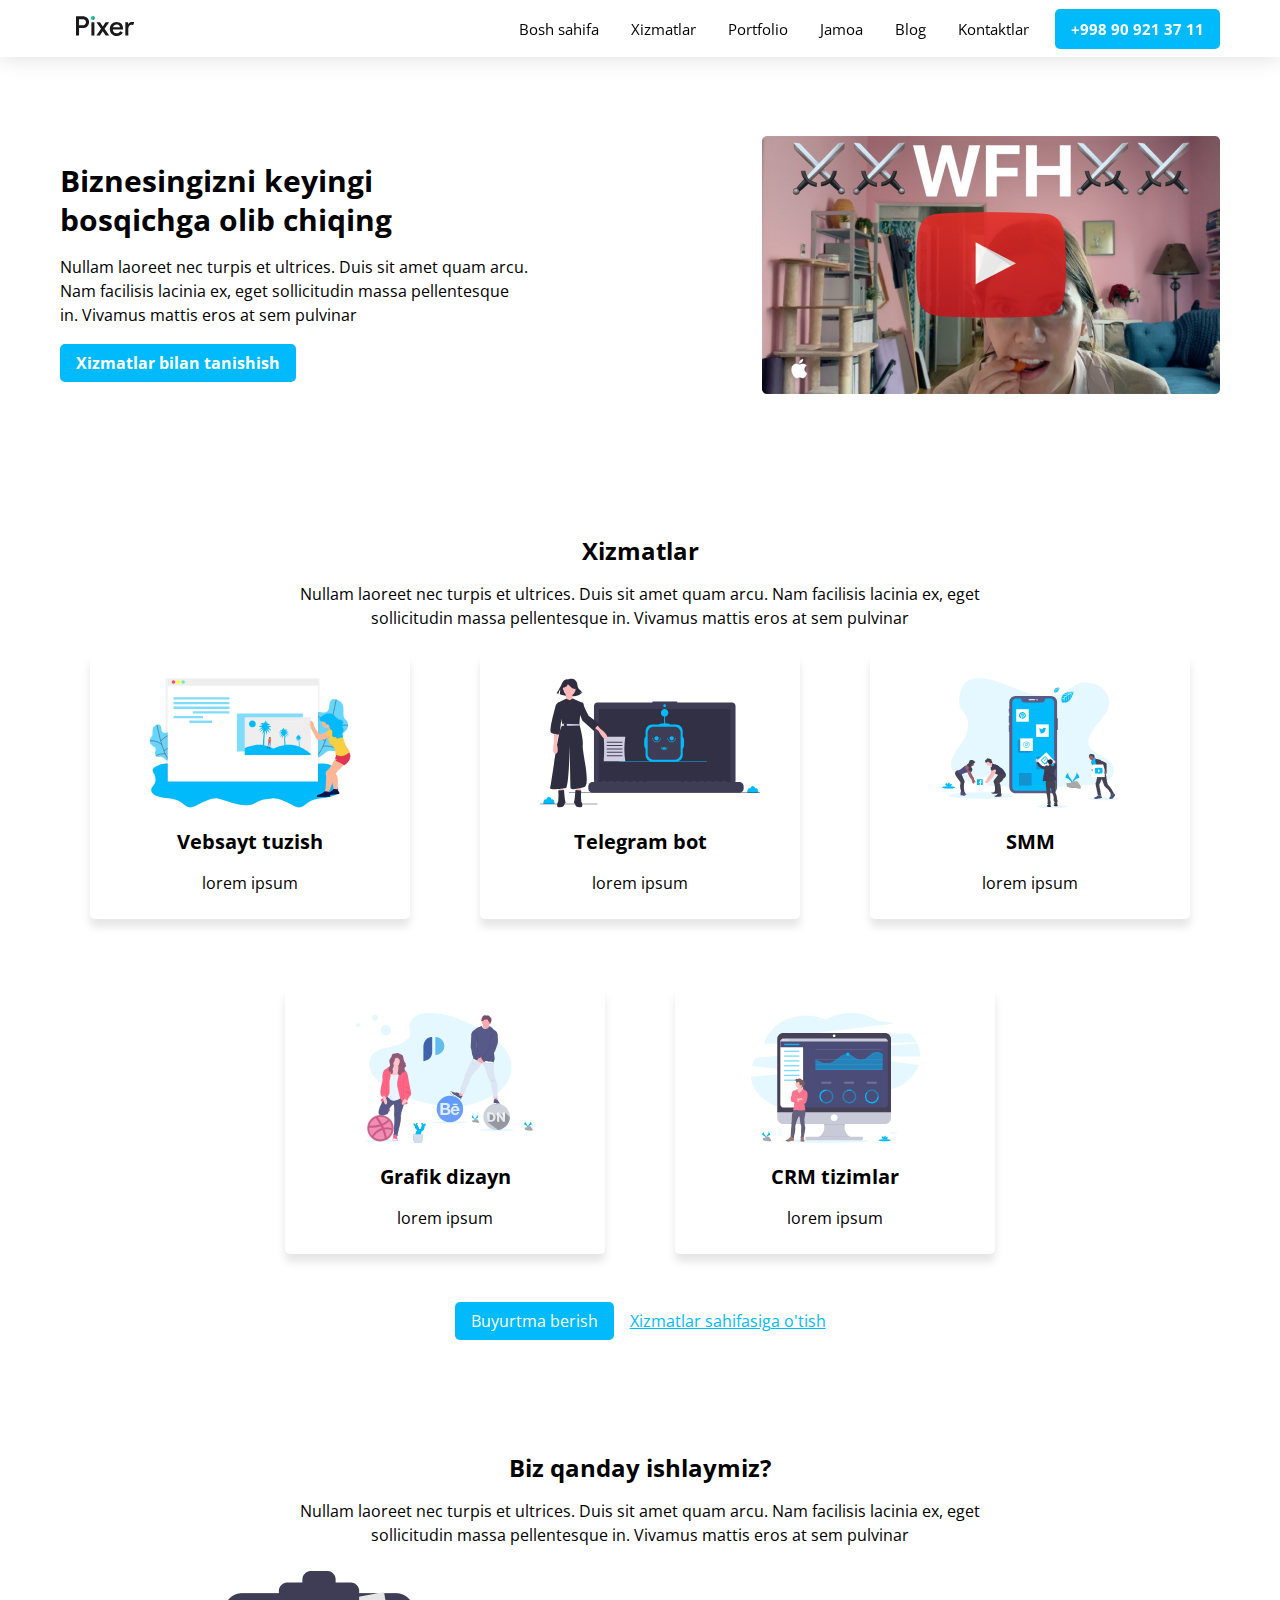
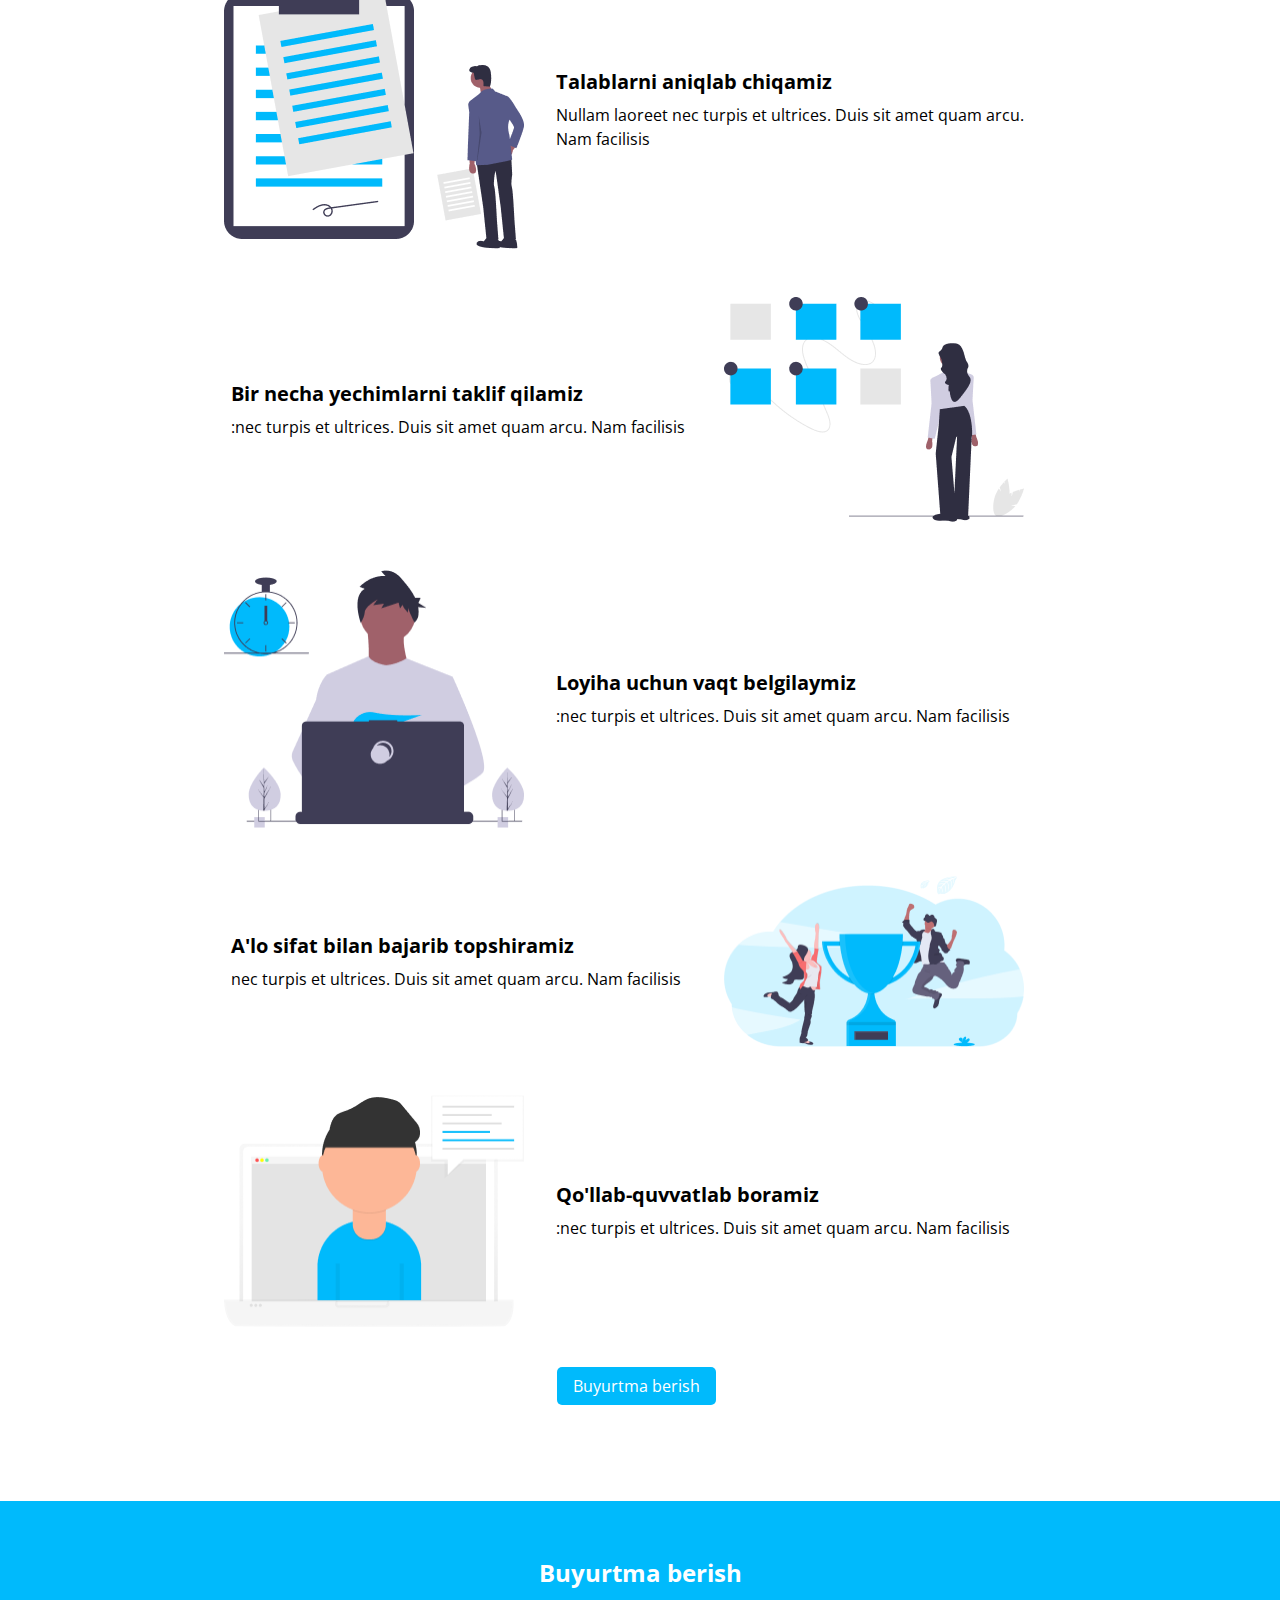
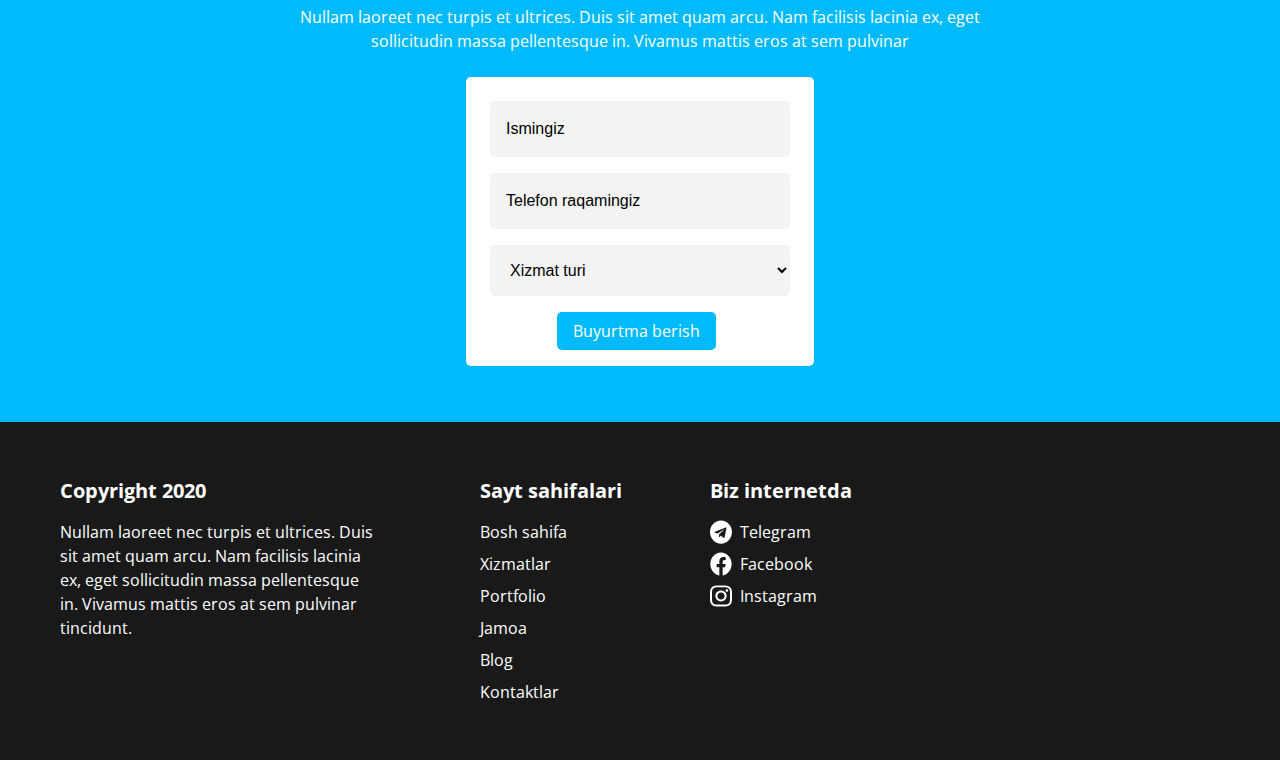
<file: index.html>
<!DOCTYPE html>
<html lang="en">
<head>
    <meta charset="UTF-8">
    <meta http-equiv="X-UA-Compatible" content="IE=edge">
    <meta name="viewport" content="width=device-width, initial-scale=1.0">
    <link rel="stylesheet" href="./css/main.min.css">
    <!-- <link rel="stylesheet" href="./css/main.css"> -->
    <title>Pixer</title>
</head>
<body>
    <header class="site-header">
        <div class="container">
            <div class="header-inner">
                <a class="site-logo" href="./index.html">
                    <img src="./images/pixer-logo.svg" alt="Pixer logo">
                </a>
                <div class="header-links">
                    <ul class="link-list">
                        <li>
                            <a class="header-link" href="#link">Bosh sahifa</a>
                        </li>
                        <li>
                            <a class="header-link" href="#link">Xizmatlar</a>
                        </li>
                        <li>
                            <a class="header-link" href="#link">Portfolio</a>
                        </li>
                        <li>
                            <a class="header-link" href="#link">Jamoa</a>
                        </li>
                        <li>
                            <a class="header-link" href="#link">Blog</a>
                        </li>
                        <li>
                            <a class="header-link" href="#link">Kontaktlar</a>
                        </li>
                    </ul>
                    <a class="tel-link" href="tel:+998909213711">+998 90 921 37 11</a>
                </div>
            </div>
        </div>
    </header>
    <main class="site-main">
        <section class="hero-section">
            <div class="container">
                <div class="hero">
                    <div class="hero-text">
                        <h2>Biznesingizni keyingi bosqichga olib chiqing</h2>
                        <p>
                            Nullam laoreet nec turpis et ultrices. Duis sit amet quam arcu. Nam facilisis lacinia ex, eget sollicitudin massa pellentesque in. Vivamus mattis eros at sem pulvinar
                        </p>
                        <a class="hero-link" href="#link">Xizmatlar bilan tanishish</a>
                    </div>
                    <div class="hero-img">
                        <img src="./images/youtube.png" alt="Youtube video img" width="458" height="258">
                    </div>
                </div>
            </div>
        </section>
        <section class="services-section">
            <div class="container">
                <div class="services">
                    <h2>Xizmatlar</h2>
                    <p>
                        Nullam laoreet nec turpis et ultrices. Duis sit amet quam arcu. Nam facilisis lacinia ex, eget sollicitudin massa pellentesque in. Vivamus mattis eros at sem pulvinar
                    </p>
                </div>
                <ul class="services-list">
                    <li class="services-item">
                        <img src="./images/item-1.svg" alt="Web site" width="203" height="130">
                        <h3>Vebsayt tuzish</h3>
                        <p>lorem ipsum</p>
                    </li>
                    <li class="services-item">
                        <img src="./images/item-2.svg" alt="Bot img" width="222" height="130">
                        <h3>Telegram bot</h3>
                        <p>lorem ipsum</p>
                    </li>
                    <li class="services-item">
                        <img src="./images/item-3.svg" alt="SMM img" width="203" height="130">
                        <h3>SMM</h3>
                        <p>lorem ipsum</p>
                    </li>
                    <li class="services-item">
                        <img src="./images/item-4.svg" alt="Design img" width="203" height="130">
                        <h3>Grafik dizayn</h3>
                        <p>lorem ipsum</p>
                    </li>
                    <li class="services-item">
                        <img src="./images/item-5.svg" alt="Web site" width="203" height="130">
                        <h3>CRM tizimlar</h3>
                        <p>lorem ipsum</p>
                    </li>
                </ul>
                <div class="expressing">
                    <a class="express-link" href="#link">Buyurtma berish</a>
                    <a class="express-info-link" href="./index1.html" target="_blank">Xizmatlar sahifasiga o'tish</a>
                </div>
            </div>
        </section>
        <section class="work-section">
            <div class="container">
                <div class="working">
                    <h2>Biz qanday ishlaymiz?</h2>
                    <p>
                        Nullam laoreet nec turpis et ultrices. Duis sit amet quam arcu. Nam facilisis lacinia ex, eget sollicitudin massa pellentesque in. Vivamus mattis eros at sem pulvinar
                    </p>
                </div>
                <ul class="working-list">
                    <li class="working-item">
                        <img src="./images/list-img.png" alt="List img" width="300" height="278">
                        <div class="working-text">
                            <h3>Talablarni aniqlab chiqamiz</h3>
                            <p>
                                Nullam laoreet nec turpis et ultrices. Duis sit amet quam arcu. Nam facilisis
                            </p>
                        </div>
                    </li>
                    <li class="working-item">
                        <img src="./images/frame-img.png" alt="woman img" width="300" height="225">
                        <div class="working-text">
                            <h3>Bir necha yechimlarni taklif qilamiz</h3>
                            <p>
                                :nec turpis et ultrices. Duis sit amet quam arcu. Nam facilisis
                            </p>
                        </div>
                    </li>
                    <li class="working-item">
                        <img src="./images/project-img.png" alt="boy width computer" width="300" height="258">
                        <div class="working-text">
                            <h3>Loyiha uchun vaqt belgilaymiz</h3>
                            <p>
                                :nec turpis et ultrices. Duis sit amet quam arcu. Nam facilisis
                            </p>
                        </div>
                    </li>
                    <li class="working-item">
                        <img src="./images/frame-2.png" alt="happines img" width="300" height="171">
                        <div class="working-text">
                            <h3>A'lo sifat bilan bajarib topshiramiz</h3>
                            <p>
                                nec turpis et ultrices. Duis sit amet quam arcu. Nam facilisis
                            </p>
                        </div>
                    </li>
                    <li class="working-item">
                        <img src="./images/frame-3.png" alt="Boy img" width="300" height="232">
                        <div class="working-text">
                            <h3>Qo'llab-quvvatlab boramiz</h3>
                            <p>
                                :nec turpis et ultrices. Duis sit amet quam arcu. Nam facilisis
                            </p>
                        </div>
                    </li>
                    <li class="item-link">
                        <a class="express-link-2" href="#link">Buyurtma berish</a>
                    </li>
                </ul>
            </div>
        </section>
        <section class="register-section">
            <div class="container">
                <div class="register-title">
                    <h2>Buyurtma berish</h2>
                    <p>
                        Nullam laoreet nec turpis et ultrices. Duis sit amet quam arcu. Nam facilisis lacinia ex, eget sollicitudin massa pellentesque in. Vivamus mattis eros at sem pulvinar
                    </p>
                </div>
                <form class="register-form" action="https://echo.htmlacademy.ru" method="post">
                    <input required class="form-input" name="user_name" type="text" value="Ismingiz" aria-label="Enter your name">
                    <input required class="form-input" name="user_last-name" type="tel" value="Telefon raqamingiz" aria-label="Enter your tel number"> 
                    <select>
                        <option value="xizmat turi">Xizmat turi</option>
                        <option value="telegram bot">Telegram bot</option>
                        <option value="web sayt">Web sayt</option>
                        <option value="kontaktlar">Kontaktlar</option>
                        <option value="blog">Blog</option>
                    </select>
                    <div class="register-link">
                        <a class="express-link-3" href="#link">Buyurtma berish</a>
                    </div>
                </form>
            </div>
        </section>
    </main>
    <footer class="site-footer">
        <div class="container">
            <div class="footer-inner">
                <div class="footer-info">
                    <h4>Copyright 2020</h4>
                    <p>
                        Nullam laoreet nec turpis et ultrices. Duis sit amet quam arcu. Nam facilisis lacinia ex, eget sollicitudin massa pellentesque in. Vivamus mattis eros at sem pulvinar tincidunt.
                    </p>
                </div>
                <div class="site-pages">
                    <h4>Sayt sahifalari</h4>
                    <ul class="pages-list">
                        <li class="links">
                            <a class="pages-link" href="#link">Bosh sahifa</a>
                        </li>
                        <li class="links">
                            <a class="pages-link" href="#link">Xizmatlar</a>
                        </li>
                        <li class="links">
                            <a class="pages-link" href="#link">Portfolio</a>
                        </li>
                        <li class="links">
                            <a class="pages-link" href="#link">Jamoa</a>
                        </li>
                        <li class="links">
                            <a class="pages-link" href="#link">Blog</a>
                        </li>
                        <li class="links">
                            <a class="pages-link" href="#link">Kontaktlar</a>
                        </li>
                    </ul>
                </div>
                <div class="social-links">
                    <h4>Biz internetda</h4>
                    <ul class="social-list">
                        <li class="links">
                            <a class="social-link" href="#link">Telegram</a>
                        </li>
                        <li class="links">
                            <a class="social-link-1" href="#link">Facebook</a>
                        </li>
                        <li class="links">
                            <a class="social-link-2" href="#link">Instagram</a>
                        </li>
                    </ul>
                </div>
            </div>
        </div>
    </footer>
</body>
</html>
</file>
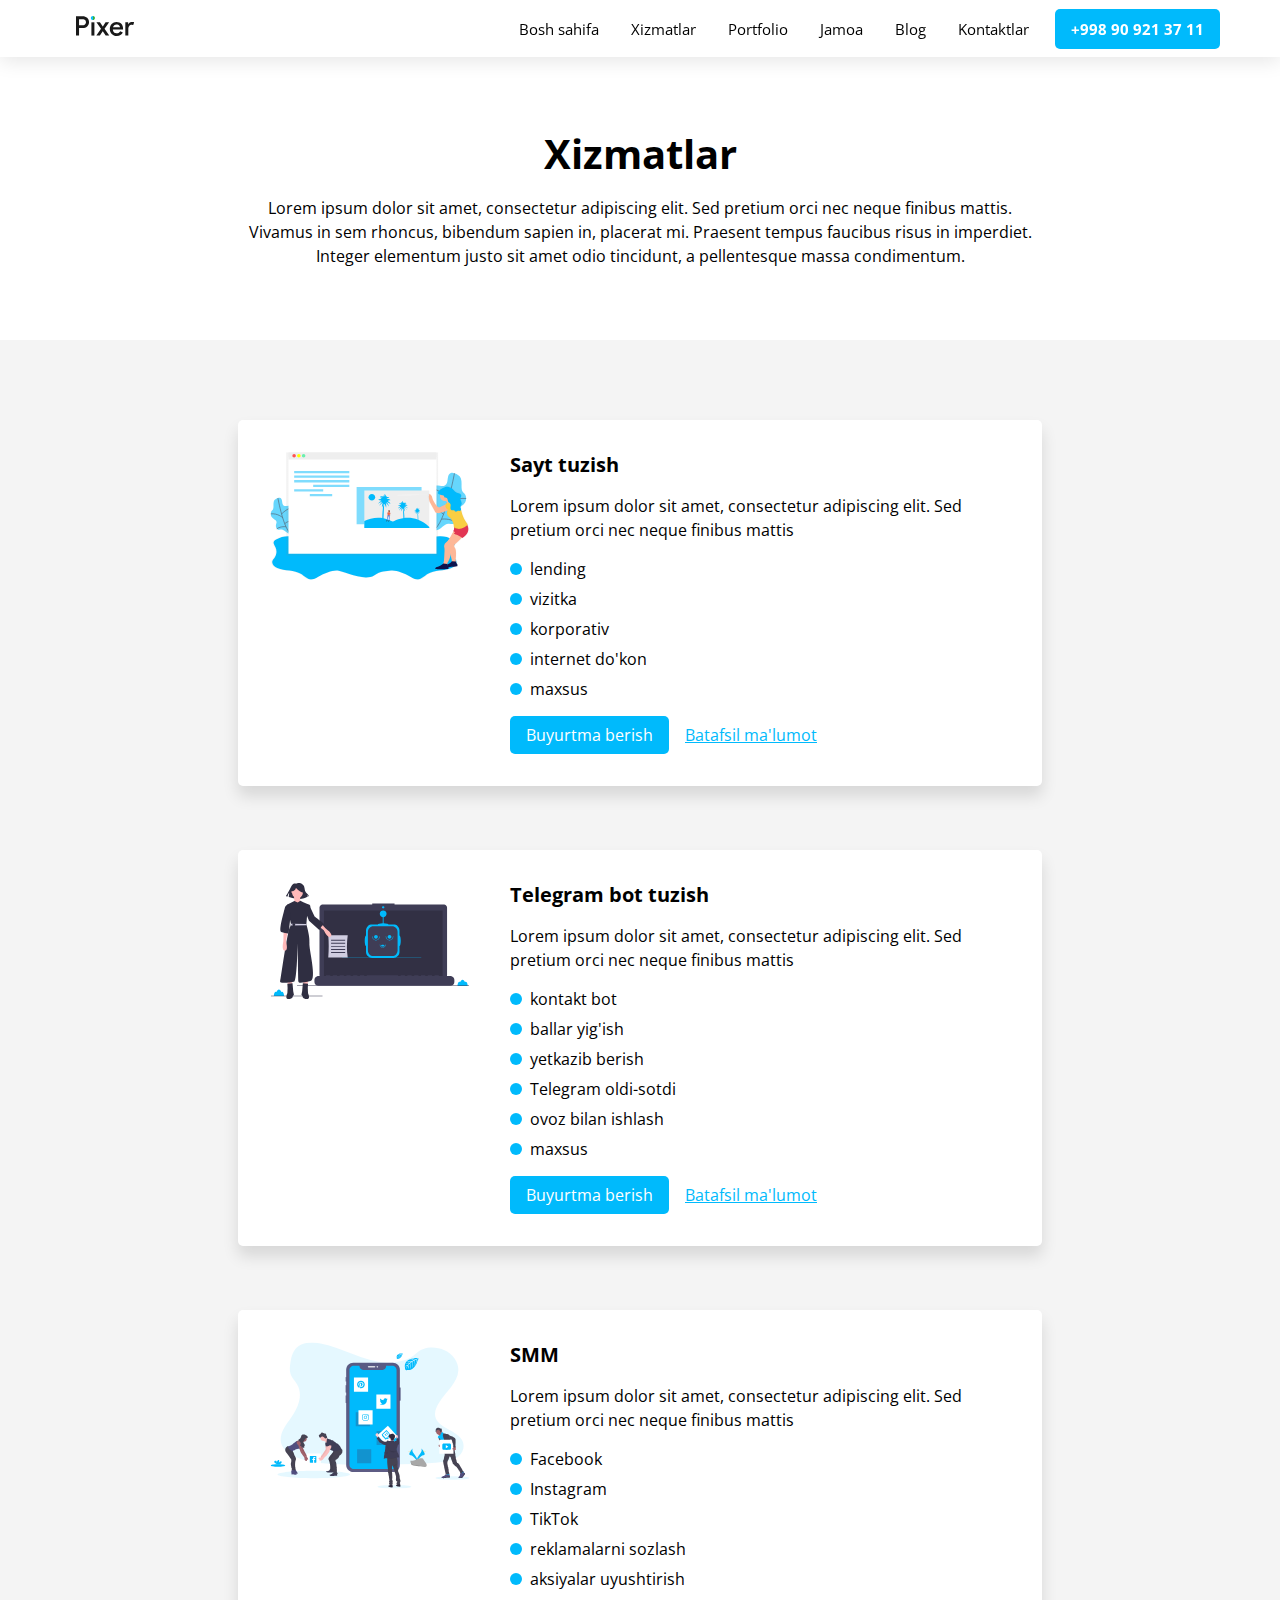
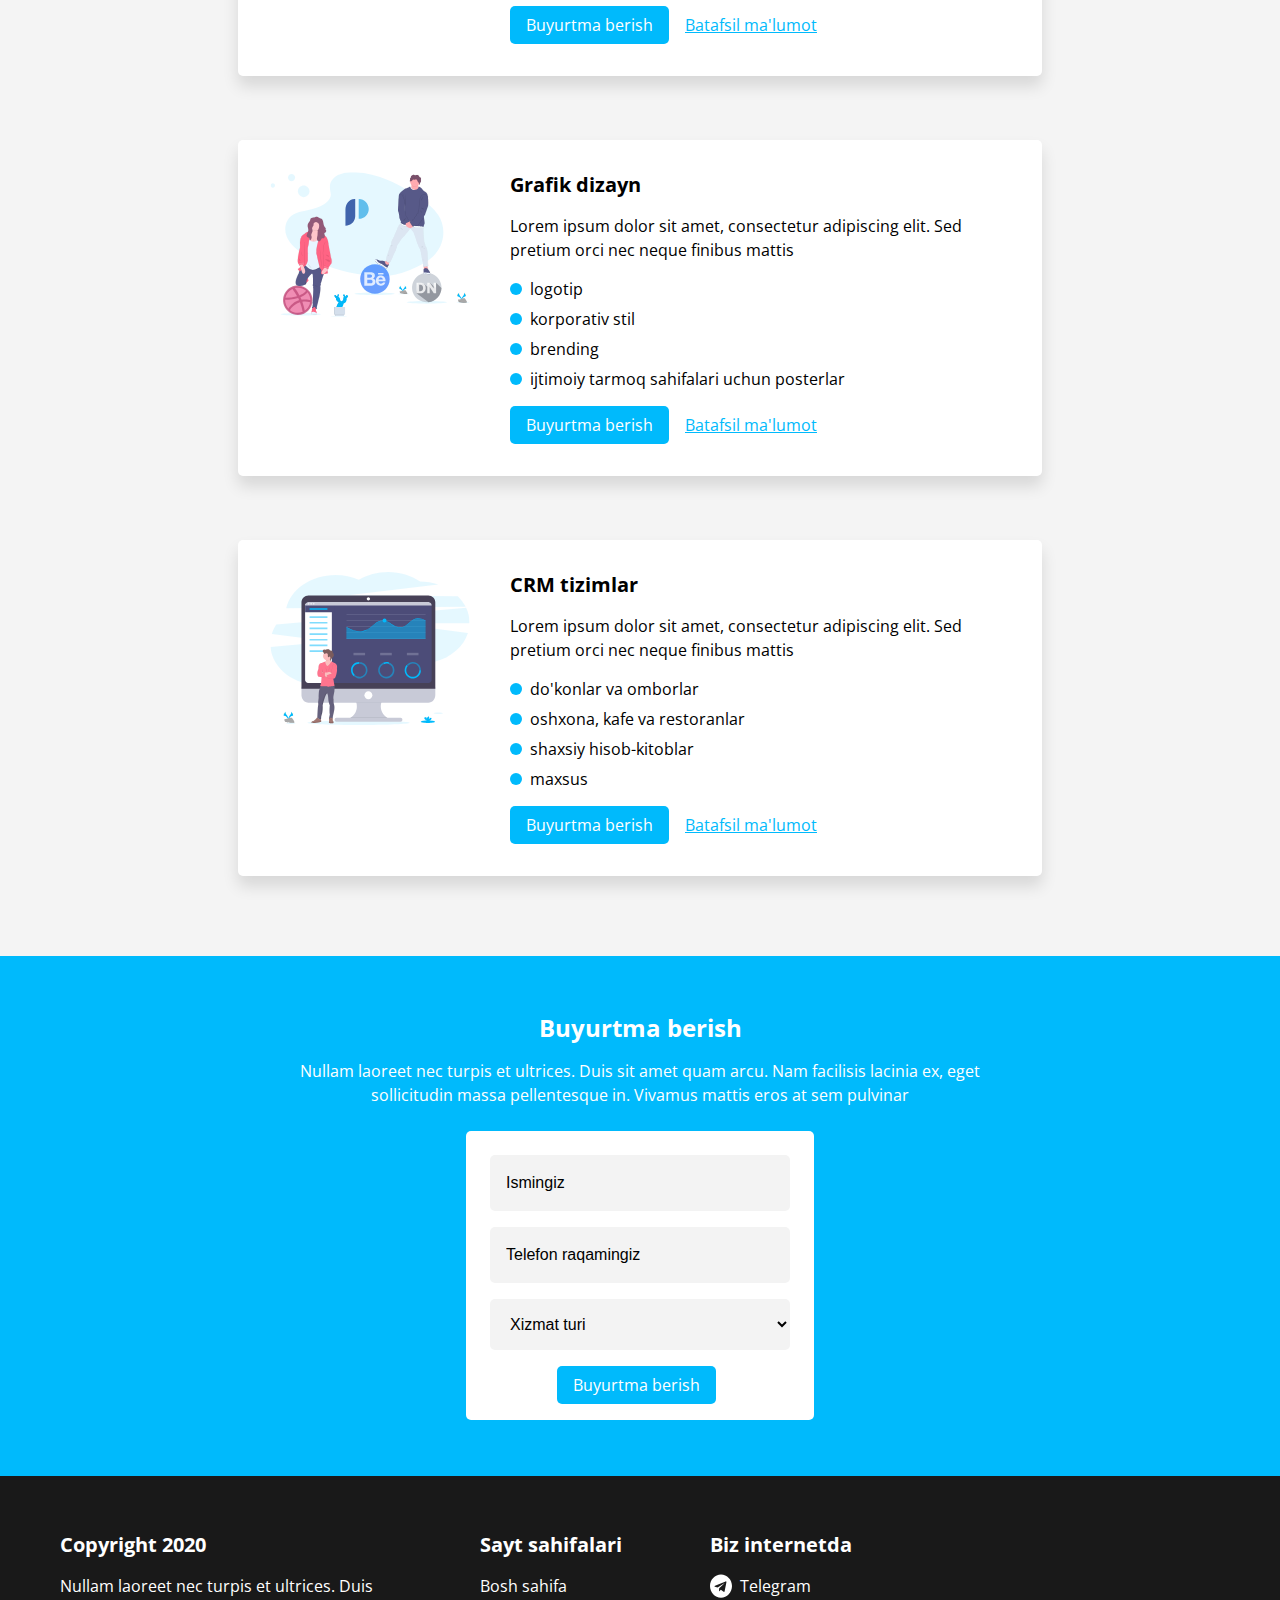
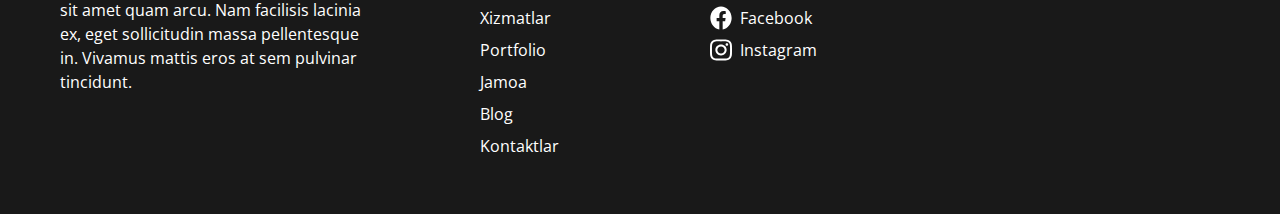
<file: index1.html>
<!DOCTYPE html>
<html lang="en">
<head>
    <meta charset="UTF-8">
    <meta http-equiv="X-UA-Compatible" content="IE=edge">
    <meta name="viewport" content="width=device-width, initial-scale=1.0">
    <link rel="stylesheet" href="./css/main1.min.css">
    <!-- <link rel="stylesheet" href="./css/main1.css"> -->
    <title>Xizmatlar</title>
</head>
<body>
    <header class="site-header">
        <div class="container">
            <div class="header-inner">
                <a class="site-logo" href="./index.html">
                    <img src="./images/pixer-logo.svg" alt="Pixer logo">
                </a>
                <div class="header-links">
                    <ul class="link-list">
                        <li>
                            <a class="header-link" href="#link">Bosh sahifa</a>
                        </li>
                        <li>
                            <a class="header-link" href="#link">Xizmatlar</a>
                        </li>
                        <li>
                            <a class="header-link" href="#link">Portfolio</a>
                        </li>
                        <li>
                            <a class="header-link" href="#link">Jamoa</a>
                        </li>
                        <li>
                            <a class="header-link" href="#link">Blog</a>
                        </li>
                        <li>
                            <a class="header-link" href="#link">Kontaktlar</a>
                        </li>
                    </ul>
                    <a class="tel-link" href="tel:+998909213711">+998 90 921 37 11</a>
                </div>
            </div>
        </div>
    </header>
    <main class="site-main">
        <section class="hero-section">
            <div class="container">
                <div class="hero">
                    <h2>Xizmatlar</h2>
                    <p>
                        Lorem ipsum dolor sit amet, consectetur adipiscing elit. Sed pretium orci nec neque finibus mattis. Vivamus in sem rhoncus, bibendum sapien in, placerat mi. Praesent tempus faucibus risus in imperdiet. Integer elementum justo sit amet odio tincidunt, a pellentesque massa condimentum.
                    </p>
                </div>
            </div>
        </section>
        <section class="services-section">
            <div class="container">
                <div class="services-wrapper">
                    <div class="service-info">
                        <img src="./images/item-1.svg" alt="woman img" width="200" height="128">
                        <div class="info-text">
                            <h2>Sayt tuzish</h2>
                            <p>
                                Lorem ipsum dolor sit amet, consectetur adipiscing elit. Sed pretium orci nec neque finibus mattis
                            </p>
                            <ul class="info-list">
                                <li class="info-item">
                                    <span></span>lending
                                <li class="info-item">
                                    <span></span>vizitka
                                </li>
                                <li class="info-item">
                                    <span></span>korporativ
                                </li>
                                <li class="info-item">
                                    <span></span>internet do'kon
                                </li>
                                <li class="info-item">
                                    <span></span>maxsus
                                </li>
                            </ul>
                            <div class="info-link">
                                <a class="express-link" href="#link">Buyurtma berish</a>
                                <a class="more-info" href="#link">Batafsil ma'lumot</a>
                            </div>
                        </div>
                    </div>
                    <div class="service-info">
                        <img src="./images/item-2.svg" alt="woman img" width="200" height="118">
                        <div class="info-text">
                            <h2>Telegram bot tuzish</h2>
                            <p>
                                Lorem ipsum dolor sit amet, consectetur adipiscing elit. Sed pretium orci nec neque finibus mattis
                            </p>
                            <ul class="info-list">
                                <li class="info-item">
                                    <span></span>kontakt bot
                                <li class="info-item">
                                    <span></span>ballar yig'ish
                                </li>
                                <li class="info-item">
                                    <span></span>yetkazib berish
                                </li>
                                <li class="info-item">
                                    <span></span>Telegram oldi-sotdi
                                </li>
                                <li class="info-item">
                                    <span></span>ovoz bilan ishlash
                                </li>
                                <li class="info-item">
                                    <span></span>maxsus
                                </li>
                            </ul>
                            <div class="info-link">
                                <a class="express-link" href="#link">Buyurtma berish</a>
                                <a class="more-info" href="#link">Batafsil ma'lumot</a>
                            </div>
                        </div>
                    </div>
                    <div class="service-info">
                        <img src="./images/item-3.svg" alt="woman img" width="200" height="147">
                        <div class="info-text">
                            <h2>SMM</h2>
                            <p>
                                Lorem ipsum dolor sit amet, consectetur adipiscing elit. Sed pretium orci nec neque finibus mattis
                            </p>
                            <ul class="info-list">
                                <li class="info-item">
                                    <span></span>Facebook
                                <li class="info-item">
                                    <span></span>Instagram
                                </li>
                                <li class="info-item">
                                    <span></span>TikTok
                                </li>
                                <li class="info-item">
                                    <span></span>reklamalarni sozlash
                                </li>
                                <li class="info-item">
                                    <span></span>aksiyalar uyushtirish
                                </li>
                            </ul>
                            <div class="info-link">
                                <a class="express-link" href="#link">Buyurtma berish</a>
                                <a class="more-info" href="#link">Batafsil ma'lumot</a>
                            </div>
                        </div>
                    </div>
                    <div class="service-info">
                        <img src="./images/item-4.svg" alt="woman img" width="200" height="145">
                        <div class="info-text">
                            <h2>Grafik dizayn</h2>
                            <p>
                                Lorem ipsum dolor sit amet, consectetur adipiscing elit. Sed pretium orci nec neque finibus mattis
                            </p>
                            <ul class="info-list">
                                <li class="info-item">
                                    <span></span>logotip
                                <li class="info-item">
                                    <span></span>korporativ stil
                                </li>
                                <li class="info-item">
                                    <span></span>brending
                                </li>
                                <li class="info-item">
                                    <span></span>ijtimoiy tarmoq sahifalari uchun posterlar
                                </li>
                            </ul>
                            <div class="info-link">
                                <a class="express-link" href="#link">Buyurtma berish</a>
                                <a class="more-info" href="#link">Batafsil ma'lumot</a>
                            </div>
                        </div>
                    </div>
                    <div class="service-info">
                        <img src="./images/item-5.svg" alt="woman img" width="200" height="153">
                        <div class="info-text">
                            <h2>CRM tizimlar</h2>
                            <p>
                                Lorem ipsum dolor sit amet, consectetur adipiscing elit. Sed pretium orci nec neque finibus mattis
                            </p>
                            <ul class="info-list">
                                <li class="info-item">
                                    <span></span>do'konlar va omborlar
                                <li class="info-item">
                                    <span></span>oshxona, kafe va restoranlar
                                </li>
                                <li class="info-item">
                                    <span></span>shaxsiy hisob-kitoblar
                                </li>
                                <li class="info-item">
                                    <span></span>maxsus
                                </li>
                            </ul>
                            <div class="info-link">
                                <a class="express-link" href="#link">Buyurtma berish</a>
                                <a class="more-info" href="#link">Batafsil ma'lumot</a>
                            </div>
                        </div>
                    </div>
                </div>
            </div>
        </section>
        <section class="register-section">
            <div class="container">
                <div class="register-title">
                    <h2>Buyurtma berish</h2>
                    <p>
                        Nullam laoreet nec turpis et ultrices. Duis sit amet quam arcu. Nam facilisis lacinia ex, eget sollicitudin massa pellentesque in. Vivamus mattis eros at sem pulvinar
                    </p>
                </div>
                <form class="register-form" action="https://echo.htmlacademy.ru" method="post">
                    <input required class="form-input" name="user_name" type="text" value="Ismingiz" aria-label="Enter your name">
                    <input required class="form-input" name="user_last-name" type="tel" value="Telefon raqamingiz" aria-label="Enter your tel number"> 
                    <select>
                        <option value="xizmat turi">Xizmat turi</option>
                        <option value="telegram bot">Telegram bot</option>
                        <option value="web sayt">Web sayt</option>
                        <option value="kontaktlar">Kontaktlar</option>
                        <option value="blog">Blog</option>
                    </select>
                    <div class="register-link">
                        <a class="express-link-3" href="#link">Buyurtma berish</a>
                    </div>
                </form>
            </div>
        </section>
    </main>
    <footer class="site-footer">
        <div class="container">
            <div class="footer-inner">
                <div class="footer-info">
                    <h4>Copyright 2020</h4>
                    <p>
                        Nullam laoreet nec turpis et ultrices. Duis sit amet quam arcu. Nam facilisis lacinia ex, eget sollicitudin massa pellentesque in. Vivamus mattis eros at sem pulvinar tincidunt.
                    </p>
                </div>
                <div class="site-pages">
                    <h4>Sayt sahifalari</h4>
                    <ul class="pages-list">
                        <li class="links">
                            <a class="pages-link" href="#link">Bosh sahifa</a>
                        </li>
                        <li class="links">
                            <a class="pages-link" href="#link">Xizmatlar</a>
                        </li>
                        <li class="links">
                            <a class="pages-link" href="#link">Portfolio</a>
                        </li>
                        <li class="links">
                            <a class="pages-link" href="#link">Jamoa</a>
                        </li>
                        <li class="links">
                            <a class="pages-link" href="#link">Blog</a>
                        </li>
                        <li class="links">
                            <a class="pages-link" href="#link">Kontaktlar</a>
                        </li>
                    </ul>
                </div>
                <div class="social-links">
                    <h4>Biz internetda</h4>
                    <ul class="social-list">
                        <li class="links">
                            <a class="social-link" href="#link">Telegram</a>
                        </li>
                        <li class="links">
                            <a class="social-link-1" href="#link">Facebook</a>
                        </li>
                        <li class="links">
                            <a class="social-link-2" href="#link">Instagram</a>
                        </li>
                    </ul>
                </div>
            </div>
        </div>
    </footer>
</body>
</html>
</file>
<file: css/main.css>
/*
* Prefixed by https://autoprefixer.github.io
* PostCSS: v8.4.14,
* Autoprefixer: v10.4.7
* Browsers: last 4 version
*/

/* open-sans-regular - latin */
@font-face {
    font-family: 'Open Sans';
    font-style: normal;
    font-weight: 400;
    src: local(''),
    url('../fonts/open-sans-v34-latin-regular.woff2') format('woff2'), /* Chrome 26+, Opera 23+, Firefox 39+ */
    url('../fonts/open-sans-v34-latin-regular.woff') format('woff'); /* Chrome 6+, Firefox 3.6+, IE 9+, Safari 5.1+ */
}
/* open-sans-700 - latin */
@font-face {
    font-family: 'Open Sans';
    font-style: normal;
    font-weight: 700;
    src: local(''),
    url('../fonts/open-sans-v34-latin-700.woff2') format('woff2'), /* Chrome 26+, Opera 23+, Firefox 39+ */
    url('../fonts/open-sans-v34-latin-700.woff') format('woff'); /* Chrome 6+, Firefox 3.6+, IE 9+, Safari 5.1+ */
}
*{
    margin: 0;
    padding: 0;
    -webkit-box-sizing: border-box;
            box-sizing: border-box;
    list-style: none;
    text-decoration: none;
}
body{
    font-family: 'Open Sans', sans-serif;
}
.site-header{
    width: 100%;
    position: fixed;
    top: 0;
    background: #FFFFFF;
    -webkit-box-shadow: 0px 4px 20px rgba(0, 0, 0, 0.1);
            box-shadow: 0px 4px 20px rgba(0, 0, 0, 0.1);
}
.container{
    width: 1200px;
    margin: 0 auto;
    padding: 0 20px;
}
.header-inner{
    display: -webkit-box;
    display: -ms-flexbox;
    display: flex;
    -webkit-box-align: center;
        -ms-flex-align: center;
            align-items: center;
    -webkit-box-pack: justify;
        -ms-flex-pack: justify;
            justify-content: space-between;
}
.site-logo{
    padding: 16px;
}
.header-links{
    display: -webkit-box;
    display: -ms-flexbox;
    display: flex;
    -webkit-box-align: center;
        -ms-flex-align: center;
            align-items: center;
}
.link-list{
    display: -webkit-box;
    display: -ms-flexbox;
    display: flex;
    -webkit-box-align: center;
        -ms-flex-align: center;
            align-items: center;
}
.header-link{
    padding: 16px;
    font-weight: 400;
    font-size: 15px;
    line-height: 24px;
    color: #000000;
}
.site-logo:hover{
    opacity: 0.8;
}
.site-logo:active{
    opacity: 0.4;
}
.header-link:hover{
    border-bottom: 3px solid #191919;
}
.header-link:active{
    color: #FFFFFF;
    background: rgba(25, 25, 25, 0.7);
}
.tel-link{
    margin-left: 10px;
    padding: 8px 16px;
    font-weight: 700;
    font-size: 15px;
    line-height: 24px;
    color: #FFFFFF;
    background: #00BAFC;
    border-radius: 5px;
}
.tel-link:hover{
    border: 3px solid #00BAFC;
    border-radius: 5px;
    color: #00BAFC;
    background-color: #FFFFFF;
}
.tel-link:active{
    background: rgba(0, 186, 252, 0.6);
    color: #FFFFFF;
    border-radius: 5px;
}
.site-main{
    margin-top: 56px;
}
.hero{
    width: 1160px;
    padding: 80px 0;
    display: -webkit-box;
    display: -ms-flexbox;
    display: flex;
    -webkit-box-align: center;
        -ms-flex-align: center;
            align-items: center;
    -webkit-box-pack: justify;
        -ms-flex-pack: justify;
            justify-content: space-between;
}
.hero-text{
    width: 470px;
    text-align: left;
}
.hero-text > h2{
    margin-bottom: 16px;
    font-weight: 700;
    font-size: 30px;
    line-height: 130%;
    color: #000000;
}
.hero-text > p{
    margin-bottom: 24px;
    font-weight: 400;
    font-size: 16px;
    line-height: 24px;
    color: #000000;
}
.hero-link{
    padding: 8px 16px;
    font-weight: 700;
    font-size: 16px;
    line-height: 24px;
    color: #FFFFFF;
    background: #00BAFC;
    border-radius: 5px;
}
.hero-link:hover{
    background: rgba(0, 186, 252, 0.8);
    border-radius: 5px;
}
.hero-link:active{
    background: rgba(0, 186, 252, 0.6);
    border-radius: 5px;
}
.services-section{
    padding: 56px 0;
}
.services{
    width: 719px;
    margin: 0 auto;
    text-align: center;
}
.services > h2{
    font-weight: 700;
    font-size: 24px;
    line-height: 130%;
    color: #000000;
}
.services > p{
    margin-top: 16px;
    font-weight: 400;
    font-size: 16px;
    line-height: 24px;
    color: #000000;
}
.services-list{
    margin-top: 24px;
    display: -webkit-box;
    display: -ms-flexbox;
    display: flex;
    -webkit-box-align: center;
        -ms-flex-align: center;
            align-items: center;
    -webkit-box-pack: center;
        -ms-flex-pack: center;
            justify-content: center;
    -ms-flex-wrap: wrap;
        flex-wrap: wrap;
    gap: 70px;
}
.services-item{
    width: 320px;
    padding: 24px 59px;
    background: #FFFFFF;
    -webkit-box-shadow: 0px 8px 8px rgba(0, 0, 0, 0.1);
            box-shadow: 0px 8px 8px rgba(0, 0, 0, 0.1);
    border-radius: 5px;
}
.services-item:hover{
    -webkit-box-shadow: 0px 12px 21px rgba(0, 0, 0, 0.1);
            box-shadow: 0px 12px 21px rgba(0, 0, 0, 0.1);
    border-radius: 5px;
}
.services-item:active{
    -webkit-box-shadow: 0px 4px 4px rgba(0, 0, 0, 0.2);
            box-shadow: 0px 4px 4px rgba(0, 0, 0, 0.2);
    border-radius: 5px;
}
.services-item > img{
    margin-bottom: 16px;
}
.services-item > h3{
    margin-bottom: 16px;
    font-weight: 700;
    font-size: 20px;
    line-height: 130%;
    text-align: center;
    color: #000000;
}
.services-item > p{
    font-weight: 400;
    font-size: 16px;
    line-height: 24px;
    text-align: center;
    color: #000000;
}
.expressing{
    margin-top: 48px;
    display: -webkit-box;
    display: -ms-flexbox;
    display: flex;
    -webkit-box-align: center;
        -ms-flex-align: center;
            align-items: center;
    -webkit-box-pack: center;
        -ms-flex-pack: center;
            justify-content: center;
}
.express-link{
    margin-right: 16px;
    padding: 8px 16px;
    color: #FFFFFF;
    background: #00BAFC;
    border-radius: 5px;
}
.express-link:hover{
    background: rgba(0, 186, 252, 0.8);
    border-radius: 5px;
}
.express-link:active{
    background: rgba(0, 186, 252, 0.6);
    border-radius: 5px;
}
.express-info-link{
    font-weight: 400;
    font-size: 16px;
    line-height: 24px;
    text-align: center;
    -webkit-text-decoration-line: underline;
            text-decoration-line: underline;
    color: #00BAFC;
}
.work-section{
    padding: 56px 0;
}
.working{
    width: 719px;
    margin: 0 auto;
    text-align: center;
}
.working > h2{
    font-weight: 700;
    font-size: 24px;
    line-height: 130%;
    text-align: center;
    color: #000000;
}
.working > p{
    margin-top: 16px;
    font-weight: 400;
    font-size: 16px;
    line-height: 24px;
    text-align: center;
    color: #000000;
}
.working-list{
    width: 832px;
    margin: 0 auto;
    margin-top: 24px;
    margin-bottom: 48px;
    -webkit-box-pack: center;
        -ms-flex-pack: center;
            justify-content: center;
}
.working-item{
    display: -webkit-box;
    display: -ms-flexbox;
    display: flex;
    -webkit-box-align: center;
        -ms-flex-align: center;
            align-items: center;
}
.working-item + .working-item{
    margin-top: 48px;
}
.working-item > img{
    margin-right: 32px;
}
.working-item:nth-child(even){
    display: -webkit-box;
    display: -ms-flexbox;
    display: flex;
    -webkit-box-align: center;
        -ms-flex-align: center;
            align-items: center;
    -webkit-box-orient: horizontal;
    -webkit-box-direction: reverse;
        -ms-flex-direction: row-reverse;
            flex-direction: row-reverse;
}
.working-item > img:nth-child(even){
    margin-left: 32px;
}
.working-text{
    width: 493px;
}
.working-text > h3{
    margin-bottom: 8px;
    font-weight: 700;
    font-size: 20px;
    line-height: 130%;
    color: #000000;
}
.working-text > p{
    font-weight: 400;
    font-size: 16px;
    line-height: 24px;
    color: #000000;
}
.item-link{
    width: 167px;
    margin: 0 auto;
    padding-top: 48px;
}
.express-link-2{
    padding: 8px 16px;
    color: #FFFFFF;
    background: #00BAFC;
    border-radius: 5px;
}
.express-link-2:hover{
    background: rgba(0, 186, 252, 0.8);
    border-radius: 5px;
}
.express-link-2:active{
    background: rgba(0, 186, 252, 0.6);
    border-radius: 5px;
}
.register-section{
    width: 100%;
    padding: 56px 0;
    background-color: #00BAFC;
}
.register-title{
    width: 719px;
    margin: 0 auto;
    text-align: center;
}
.register-title > h2{
    font-weight: 700;
    font-size: 24px;
    line-height: 130%;
    color: #FFFFFF;
}
.register-title > p{
    margin-top: 16px;
    font-weight: 400;
    font-size: 16px;
    line-height: 150%;
    color: #FFFFFF;
}
.register-form{
    width: 348px;
    margin: 0 auto;
    margin-top: 24px;
    padding: 24px;
    background: #FFFFFF;
    border-radius: 5px;
}
.form-input{
    width: 300px;
    padding: 16px;
    font-weight: 400;
    font-size: 16px;
    line-height: 150%;
    color: #000000;
    background: #F3F3F3;
    border-radius: 5px;
    border: none;
}
.form-input + .form-input{
    margin-top: 16px;
}
select{
    width: 300px;
    margin-top: 16px;
    padding: 16px;
    font-weight: 400;
    font-size: 16px;
    line-height: 150%;
    color: #000000;
    background: #F3F3F3;
    border-radius: 5px;
    border: none;
}
.register-link{
    width: 167px;
    margin: 0 auto;
    margin-top: 24px;
}
.express-link-3{
    padding: 8px 16px;
    color: #FFFFFF;
    background: #00BAFC;
    border-radius: 5px;
}
.express-link-3:hover{
    background: rgba(0, 186, 252, 0.8);
    border-radius: 5px;
}
.express-link-3:active{
    background: rgba(0, 186, 252, 0.6);
    border-radius: 5px;
}
.site-footer{
    background: #191919;
    padding: 56px 0;
}
.footer-inner{
    display: -webkit-box;
    display: -ms-flexbox;
    display: flex;
    -webkit-box-pack: start;
        -ms-flex-pack: start;
            justify-content: flex-start;
}
.footer-info{
    width: 320px;
    margin-right: 100px;
}
.footer-info > h4{
    font-weight: 700;
    font-size: 20px;
    line-height: 130%;
    color: #FFFFFF;
}
.footer-info > p{
    margin-top: 16px;
    font-weight: 400;
    font-size: 16px;
    line-height: 150%;
    color: #FFFFFF;
    
}
.site-pages > h4{
    margin-bottom: 16px;
    font-weight: 700;
    font-size: 20px;
    line-height: 130%;
    color: #FFFFFF;
}
.site-pages{
    width: 143px;
    margin-right: 87px;
}
.pages-link{
    font-weight: 400;
    font-size: 16px;
    line-height: 24px;
    color: #FFFFFF;
}
.links + .links{
    margin-top: 8px;
}
.social-links > h4{
    margin-bottom: 16px;
    font-weight: 700;
    font-size: 20px;
    line-height: 130%;
    color: #FFFFFF;
}
.social-link{
    position: relative;
    padding-left: 30px;
    font-weight: 400;
    font-size: 16px;
    line-height: 24px;
    color: #FFFFFF;
}
.social-link::before{
    position: absolute;
    content: '';
    left: 0;
    background-image: url(../images/telegram.svg);
    width: 22px;
    height: 24px;
    background-size: 100%;
}
.social-link-1{
    position: relative;
    padding-left: 30px;
    font-weight: 400;
    font-size: 16px;
    line-height: 24px;
    color: #FFFFFF;
}
.social-link-1::before{
    position: absolute;
    content: '';
    left: 0;
    background-image: url(../images/facebook.svg);
    width: 22px;
    height: 24px;
    background-size: 100%;
}
.social-link-2{
    position: relative;
    padding-left: 30px;
    font-weight: 400;
    font-size: 16px;
    line-height: 24px;
    color: #FFFFFF;
}
.social-link-2::before{
    position: absolute;
    content: '';
    left: 0;
    background-image: url(../images/instagram.svg);
    width: 22px;
    height: 24px;
    background-size: 100%;
}
.pages-link:hover{
    color: #00BAFC;
}
.pages-link:active{
    color: #00BAFC;
    opacity: 0.6;
}
.social-link:hover{
    color: #00BAFC;
}
.social-link:active{
    color: #00BAFC;
    opacity: 0.6;
}
.social-link-1:hover{
    color: #00BAFC;
}
.social-link-1:active{
    color: #00BAFC;
    opacity: 0.6;
}
.social-link-2:hover{
    color: #00BAFC;
}
.social-link-2:active{
    color: #00BAFC;
    opacity: 0.6;
}
</file>
<file: css/main1.css>
/*
* Prefixed by https://autoprefixer.github.io
* PostCSS: v8.4.14,
* Autoprefixer: v10.4.7
* Browsers: last 4 version
*/

/* open-sans-regular - latin */
@font-face {
    font-family: 'Open Sans';
    font-style: normal;
    font-weight: 400;
    src: local(''),
    url('../fonts/open-sans-v34-latin-regular.woff2') format('woff2'), /* Chrome 26+, Opera 23+, Firefox 39+ */
    url('../fonts/open-sans-v34-latin-regular.woff') format('woff'); /* Chrome 6+, Firefox 3.6+, IE 9+, Safari 5.1+ */
}
/* open-sans-700 - latin */
@font-face {
    font-family: 'Open Sans';
    font-style: normal;
    font-weight: 700;
    src: local(''),
    url('../fonts/open-sans-v34-latin-700.woff2') format('woff2'), /* Chrome 26+, Opera 23+, Firefox 39+ */
    url('../fonts/open-sans-v34-latin-700.woff') format('woff'); /* Chrome 6+, Firefox 3.6+, IE 9+, Safari 5.1+ */
}
*{
    margin: 0;
    padding: 0;
    -webkit-box-sizing: border-box;
            box-sizing: border-box;
    list-style: none;
    text-decoration: none;
}
body{
    font-family: 'Open Sans', sans-serif;
}
.site-header{
    width: 100%;
    position: fixed;
    top: 0;
    background: #FFFFFF;
    -webkit-box-shadow: 0px 4px 20px rgba(0, 0, 0, 0.1);
            box-shadow: 0px 4px 20px rgba(0, 0, 0, 0.1);
}
.container{
    width: 1200px;
    margin: 0 auto;
    padding: 0 20px;
}
.header-inner{
    display: -webkit-box;
    display: -ms-flexbox;
    display: flex;
    -webkit-box-align: center;
        -ms-flex-align: center;
            align-items: center;
    -webkit-box-pack: justify;
        -ms-flex-pack: justify;
            justify-content: space-between;
}
.site-logo{
    padding: 16px;
}
.header-links{
    display: -webkit-box;
    display: -ms-flexbox;
    display: flex;
    -webkit-box-align: center;
        -ms-flex-align: center;
            align-items: center;
}
.link-list{
    display: -webkit-box;
    display: -ms-flexbox;
    display: flex;
    -webkit-box-align: center;
        -ms-flex-align: center;
            align-items: center;
}
.header-link{
    padding: 16px;
    font-weight: 400;
    font-size: 15px;
    line-height: 24px;
    color: #000000;
}
.site-logo:hover{
    opacity: 0.8;
}
.site-logo:active{
    opacity: 0.4;
}
.header-link:hover{
    border-bottom: 3px solid #191919;
}
.header-link:active{
    color: #FFFFFF;
    background: rgba(25, 25, 25, 0.7);
}
.tel-link{
    margin-left: 10px;
    padding: 8px 16px;
    font-weight: 700;
    font-size: 15px;
    line-height: 24px;
    color: #FFFFFF;
    background: #00BAFC;
    border-radius: 5px;
}
.tel-link:hover{
    border: 3px solid #00BAFC;
    border-radius: 5px;
    color: #00BAFC;
    background-color: #FFFFFF;
}
.tel-link:active{
    background: rgba(0, 186, 252, 0.6);
    color: #FFFFFF;
    border-radius: 5px;
}
.site-main{
    margin-top: 56px;
}
.hero{
    width: 800px;
    margin: 0 auto;
    padding: 72px 0;
    text-align: center;
}
.hero > h2{
    font-weight: 700;
    font-size: 40px;
    line-height: 130%;
    color: #000000;
}
.hero > p{
    margin-top: 16px;
    font-weight: 400;
    font-size: 16px;
    line-height: 24px;
    color: #000000;
}
.services-section{
    padding: 80px 0;
    background: #F4F4F4;
}
.services-wrapper{
    display: -webkit-box;
    display: -ms-flexbox;
    display: flex;
    -ms-flex-wrap: wrap;
        flex-wrap: wrap;
    gap: 64px;
}
.service-info{
    width: 804px;
    display: -webkit-box;
    display: -ms-flexbox;
    display: flex;
    -webkit-box-align: start;
        -ms-flex-align: start;
            align-items: flex-start;
    margin: 0 auto;
    padding: 32px;
    background: #FFFFFF;
    -webkit-box-shadow: 0px 10px 16px rgba(0, 0, 0, 0.12);
            box-shadow: 0px 10px 16px rgba(0, 0, 0, 0.12);
    border-radius: 5px;
}
.info-text{
    width: 500px;
    margin-left: 40px;
}
.info-text > h2{
    font-weight: 700;
    font-size: 20px;
    line-height: 130%;
    color: #000000;
}
.info-text > p{
    margin-top: 16px;
    font-weight: 400;
    font-size: 16px;
    line-height: 24px;
    color: #000000;
}
.info-list{
    margin-top: 16px;
}
.info-item > span{
    width: 12px;
    height: 12px;
    margin-right: 8px;
    display: inline-block;
    background: #00BAFC;
    border-radius: 50%;
}
.info-item + .info-item{
    margin-top: 8px;
}
.info-link{
    margin-top: 16px;
    display: -webkit-box;
    display: -ms-flexbox;
    display: flex;
    -webkit-box-align: center;
        -ms-flex-align: center;
            align-items: center;
}
.express-link{
    margin-right: 16px;
    padding: 8px 16px;
    color: #FFFFFF;
    background: #00BAFC;
    border-radius: 5px;
}
.express-link:hover{
    background: rgba(0, 186, 252, 0.8);
    border-radius: 5px;
}
.express-link:active{
    background: rgba(0, 186, 252, 0.6);
    border-radius: 5px;
}
.more-info{
    font-weight: 400;
    font-size: 16px;
    line-height: 24px;
    text-align: center;
    -webkit-text-decoration-line: underline;
            text-decoration-line: underline;
    color: #00BAFC;
}
.register-section{
    width: 100%;
    padding: 56px 0;
    background-color: #00BAFC;
}
.register-title{
    width: 719px;
    margin: 0 auto;
    text-align: center;
}
.register-title > h2{
    font-weight: 700;
    font-size: 24px;
    line-height: 130%;
    color: #FFFFFF;
}
.register-title > p{
    margin-top: 16px;
    font-weight: 400;
    font-size: 16px;
    line-height: 150%;
    color: #FFFFFF;
}
.register-form{
    width: 348px;
    margin: 0 auto;
    margin-top: 24px;
    padding: 24px;
    background: #FFFFFF;
    border-radius: 5px;
}
.form-input{
    width: 300px;
    padding: 16px;
    font-weight: 400;
    font-size: 16px;
    line-height: 150%;
    color: #000000;
    background: #F3F3F3;
    border-radius: 5px;
    border: none;
}
.form-input + .form-input{
    margin-top: 16px;
}
select{
    width: 300px;
    margin-top: 16px;
    padding: 16px;
    font-weight: 400;
    font-size: 16px;
    line-height: 150%;
    color: #000000;
    background: #F3F3F3;
    border-radius: 5px;
    border: none;
}
.register-link{
    width: 167px;
    margin: 0 auto;
    margin-top: 24px;
}
.express-link-3{
    padding: 8px 16px;
    color: #FFFFFF;
    background: #00BAFC;
    border-radius: 5px;
}
.express-link-3:hover{
    background: rgba(0, 186, 252, 0.8);
    border-radius: 5px;
}
.express-link-3:active{
    background: rgba(0, 186, 252, 0.6);
    border-radius: 5px;
}
.site-footer{
    background: #191919;
    padding: 56px 0;
}
.footer-inner{
    display: -webkit-box;
    display: -ms-flexbox;
    display: flex;
    -webkit-box-pack: start;
        -ms-flex-pack: start;
            justify-content: flex-start;
}
.footer-info{
    width: 320px;
    margin-right: 100px;
}
.footer-info > h4{
    font-weight: 700;
    font-size: 20px;
    line-height: 130%;
    color: #FFFFFF;
}
.footer-info > p{
    margin-top: 16px;
    font-weight: 400;
    font-size: 16px;
    line-height: 150%;
    color: #FFFFFF;
    
}
.site-pages > h4{
    margin-bottom: 16px;
    font-weight: 700;
    font-size: 20px;
    line-height: 130%;
    color: #FFFFFF;
}
.site-pages{
    width: 143px;
    margin-right: 87px;
}
.pages-link{
    font-weight: 400;
    font-size: 16px;
    line-height: 24px;
    color: #FFFFFF;
}
.links + .links{
    margin-top: 8px;
}
.social-links > h4{
    margin-bottom: 16px;
    font-weight: 700;
    font-size: 20px;
    line-height: 130%;
    color: #FFFFFF;
}
.social-link{
    position: relative;
    padding-left: 30px;
    font-weight: 400;
    font-size: 16px;
    line-height: 24px;
    color: #FFFFFF;
}
.social-link::before{
    position: absolute;
    content: '';
    left: 0;
    background-image: url(../images/telegram.svg);
    width: 22px;
    height: 24px;
    background-size: 100%;
}
.social-link-1{
    position: relative;
    padding-left: 30px;
    font-weight: 400;
    font-size: 16px;
    line-height: 24px;
    color: #FFFFFF;
}
.social-link-1::before{
    position: absolute;
    content: '';
    left: 0;
    background-image: url(../images/facebook.svg);
    width: 22px;
    height: 24px;
    background-size: 100%;
}
.social-link-2{
    position: relative;
    padding-left: 30px;
    font-weight: 400;
    font-size: 16px;
    line-height: 24px;
    color: #FFFFFF;
}
.social-link-2::before{
    position: absolute;
    content: '';
    left: 0;
    background-image: url(../images/instagram.svg);
    width: 22px;
    height: 24px;
    background-size: 100%;
}
.pages-link:hover{
    color: #00BAFC;
}
.pages-link:active{
    color: #00BAFC;
    opacity: 0.6;
}
.social-link:hover{
    color: #00BAFC;
}
.social-link:active{
    color: #00BAFC;
    opacity: 0.6;
}
.social-link-1:hover{
    color: #00BAFC;
}
.social-link-1:active{
    color: #00BAFC;
    opacity: 0.6;
}
.social-link-2:hover{
    color: #00BAFC;
}
.social-link-2:active{
    color: #00BAFC;
    opacity: 0.6;
}
</file>
<file: css/main.min.css>
.header-link,.tel-link{font-size:15px;line-height:24px}.services>p,.working>p{margin-top:16px;color:#000}@font-face{font-family:'Open Sans';font-style:normal;font-weight:400;src:local(''),url('../fonts/open-sans-v34-latin-regular.woff2') format('woff2'),url('../fonts/open-sans-v34-latin-regular.woff') format('woff')}@font-face{font-family:'Open Sans';font-style:normal;font-weight:700;src:local(''),url('../fonts/open-sans-v34-latin-700.woff2') format('woff2'),url('../fonts/open-sans-v34-latin-700.woff') format('woff')}*{margin:0;padding:0;-webkit-box-sizing:border-box;box-sizing:border-box;list-style:none;text-decoration:none}body{font-family:'Open Sans',sans-serif}.site-header{width:100%;position:fixed;top:0;background:#fff;-webkit-box-shadow:0 4px 20px rgba(0,0,0,.1);box-shadow:0 4px 20px rgba(0,0,0,.1)}.container{width:1200px;margin:0 auto;padding:0 20px}.header-link,.site-logo{padding:16px}.header-inner{display:-webkit-box;display:-ms-flexbox;display:flex;-webkit-box-align:center;-ms-flex-align:center;align-items:center;-webkit-box-pack:justify;-ms-flex-pack:justify;justify-content:space-between}.header-links,.link-list,.working-item{display:-webkit-box;display:-ms-flexbox;display:flex;-webkit-box-align:center;-ms-flex-align:center;align-items:center}.hero,.services-list{-webkit-box-align:center}.header-link{font-weight:400;color:#000}.site-logo:hover{opacity:.8}.site-logo:active{opacity:.4}.header-link:hover{border-bottom:3px solid #191919}.header-link:active{color:#fff;background:rgba(25,25,25,.7)}.tel-link{margin-left:10px;padding:8px 16px;font-weight:700;color:#fff;background:#00bafc;border-radius:5px}.tel-link:hover{border:3px solid #00bafc;border-radius:5px;color:#00bafc;background-color:#fff}.express-link,.hero-link,.tel-link:active{color:#fff;border-radius:5px}.tel-link:active{background:rgba(0,186,252,.6)}.site-main{margin-top:56px}.hero{width:1160px;padding:80px 0;display:-webkit-box;display:-ms-flexbox;display:flex;-ms-flex-align:center;align-items:center;-webkit-box-pack:justify;-ms-flex-pack:justify;justify-content:space-between}.expressing,.services-list{display:-webkit-box;display:-ms-flexbox}.hero-text{width:470px;text-align:left}.hero-text>h2{margin-bottom:16px;font-weight:700;font-size:30px;line-height:130%;color:#000}.hero-link,.hero-text>p{font-size:16px;line-height:24px}.hero-text>p{margin-bottom:24px;font-weight:400;color:#000}.services-item>h3,.services-item>img{margin-bottom:16px}.hero-link{padding:8px 16px;font-weight:700;background:#00bafc}.express-link-2:hover,.express-link-3:hover,.express-link:hover,.hero-link:hover{background:rgba(0,186,252,.8);border-radius:5px}.express-link-2:active,.express-link-3:active,.express-link:active,.hero-link:active{background:rgba(0,186,252,.6);border-radius:5px}.social-link-1::before,.social-link-2::before,.social-link::before{position:absolute;content:'';left:0;width:22px;height:24px;background-size:100%}.services-section,.work-section{padding:56px 0}.register-title,.services,.working{width:719px;margin:0 auto;text-align:center}.services>h2{font-weight:700;font-size:24px;line-height:130%;color:#000}.services>p{font-weight:400;font-size:16px;line-height:24px}.services-list{margin-top:24px;display:flex;-ms-flex-align:center;align-items:center;-webkit-box-pack:center;-ms-flex-pack:center;justify-content:center;-ms-flex-wrap:wrap;flex-wrap:wrap;gap:70px}.expressing,.working-item+.working-item{margin-top:48px}.services-item{width:320px;padding:24px 59px;background:#fff;-webkit-box-shadow:0 8px 8px rgba(0,0,0,.1);box-shadow:0 8px 8px rgba(0,0,0,.1);border-radius:5px}.services-item:hover{-webkit-box-shadow:0 12px 21px rgba(0,0,0,.1);box-shadow:0 12px 21px rgba(0,0,0,.1);border-radius:5px}.services-item:active{-webkit-box-shadow:0 4px 4px rgba(0,0,0,.2);box-shadow:0 4px 4px rgba(0,0,0,.2);border-radius:5px}.services-item>h3{font-weight:700;font-size:20px;line-height:130%;text-align:center;color:#000}.express-info-link,.services-item>p{font-weight:400;font-size:16px;line-height:24px;text-align:center}.services-item>p{color:#000}.expressing{display:flex;-webkit-box-align:center;-ms-flex-align:center;align-items:center;-webkit-box-pack:center;-ms-flex-pack:center;justify-content:center}.express-link{margin-right:16px;padding:8px 16px;background:#00bafc}.express-info-link{-webkit-text-decoration-line:underline;text-decoration-line:underline;color:#00bafc}.working>h2{font-weight:700;font-size:24px;line-height:130%;text-align:center;color:#000}.working>p{font-weight:400;font-size:16px;line-height:24px;text-align:center}.working-list{width:832px;margin:24px auto 48px;-webkit-box-pack:center;-ms-flex-pack:center;justify-content:center}.form-input+.form-input,select{margin-top:16px}.working-item>img{margin-right:32px}.working-item:nth-child(2n){display:-webkit-box;display:-ms-flexbox;display:flex;-webkit-box-align:center;-ms-flex-align:center;align-items:center;-webkit-box-orient:horizontal;-webkit-box-direction:reverse;-ms-flex-direction:row-reverse;flex-direction:row-reverse}.working-item>img:nth-child(2n){margin-left:32px}.working-text{width:493px}.working-text>h3{margin-bottom:8px;font-weight:700;font-size:20px;line-height:130%;color:#000}.working-text>p{font-weight:400;font-size:16px;line-height:24px;color:#000}.item-link{width:167px;margin:0 auto;padding-top:48px}.express-link-2,.express-link-3{padding:8px 16px;color:#fff;background:#00bafc;border-radius:5px}.register-section{width:100%;padding:56px 0;background-color:#00bafc}.register-title>h2{font-weight:700;font-size:24px;line-height:130%;color:#fff}.footer-info>p,.register-title>p{margin-top:16px;font-weight:400;font-size:16px;line-height:150%;color:#fff}.footer-info>h4,.site-pages>h4,.social-links>h4{font-weight:700;font-size:20px;line-height:130%}.register-form{width:348px;margin:24px auto 0;padding:24px;background:#fff;border-radius:5px}.form-input,select{width:300px;padding:16px;line-height:150%;color:#000;background:#f3f3f3;font-weight:400;font-size:16px}.form-input{border-radius:5px;border:none}select{border-radius:5px;border:none}.register-link{width:167px;margin:24px auto 0}.site-footer{background:#191919;padding:56px 0}.footer-inner{display:-webkit-box;display:-ms-flexbox;display:flex;-webkit-box-pack:start;-ms-flex-pack:start;justify-content:flex-start}.footer-info{width:320px;margin-right:100px}.footer-info>h4{color:#fff}.site-pages>h4,.social-links>h4{margin-bottom:16px;color:#fff}.site-pages{width:143px;margin-right:87px}.pages-link{font-weight:400;font-size:16px;line-height:24px;color:#fff}.links+.links{margin-top:8px}.social-link,.social-link-1,.social-link-2{position:relative;padding-left:30px;font-weight:400;font-size:16px;line-height:24px;color:#fff}.social-link::before{background-image:url(../images/telegram.svg)}.social-link-1::before{background-image:url(../images/facebook.svg)}.social-link-2::before{background-image:url(../images/instagram.svg)}.pages-link:hover,.social-link-1:hover,.social-link-2:hover,.social-link:hover{color:#00bafc}.pages-link:active,.social-link-1:active,.social-link-2:active,.social-link:active{color:#00bafc;opacity:.6}
</file>
<file: css/main1.min.css>
.header-link,.tel-link{font-size:15px;line-height:24px}.hero,.more-info,.register-title{text-align:center}@font-face{font-family:'Open Sans';font-style:normal;font-weight:400;src:local(''),url('../fonts/open-sans-v34-latin-regular.woff2') format('woff2'),url('../fonts/open-sans-v34-latin-regular.woff') format('woff')}@font-face{font-family:'Open Sans';font-style:normal;font-weight:700;src:local(''),url('../fonts/open-sans-v34-latin-700.woff2') format('woff2'),url('../fonts/open-sans-v34-latin-700.woff') format('woff')}*{margin:0;padding:0;-webkit-box-sizing:border-box;box-sizing:border-box;list-style:none;text-decoration:none}body{font-family:'Open Sans',sans-serif}.site-header{width:100%;position:fixed;top:0;background:#fff;-webkit-box-shadow:0 4px 20px rgba(0,0,0,.1);box-shadow:0 4px 20px rgba(0,0,0,.1)}.container{width:1200px;margin:0 auto;padding:0 20px}.header-link,.site-logo{padding:16px}.header-inner{display:-webkit-box;display:-ms-flexbox;display:flex;-webkit-box-align:center;-ms-flex-align:center;align-items:center;-webkit-box-pack:justify;-ms-flex-pack:justify;justify-content:space-between}.header-links,.link-list{display:-webkit-box;display:-ms-flexbox;display:flex;-webkit-box-align:center;-ms-flex-align:center;align-items:center}.header-link{font-weight:400;color:#000}.site-logo:hover{opacity:.8}.site-logo:active{opacity:.4}.header-link:hover{border-bottom:3px solid #191919}.header-link:active{color:#fff;background:rgba(25,25,25,.7)}.tel-link{margin-left:10px;padding:8px 16px;font-weight:700;color:#fff;background:#00bafc;border-radius:5px}.tel-link:hover{border:3px solid #00bafc;border-radius:5px;color:#00bafc;background-color:#fff}.tel-link:active{background:rgba(0,186,252,.6);color:#fff;border-radius:5px}.site-main{margin-top:56px}.hero{width:800px;margin:0 auto;padding:72px 0}.hero>h2{font-weight:700;font-size:40px;line-height:130%;color:#000}.hero>p,.info-text>p,.more-info{font-weight:400;font-size:16px;line-height:24px}.hero>p,.info-text>p{margin-top:16px;color:#000}.info-text>h2,.register-title>h2{font-weight:700;line-height:130%}.services-section{padding:80px 0;background:#f4f4f4}.services-wrapper{display:-webkit-box;display:-ms-flexbox;display:flex;-ms-flex-wrap:wrap;flex-wrap:wrap;gap:64px}.info-link,.service-info{display:-webkit-box;display:-ms-flexbox}.service-info{width:804px;display:flex;-webkit-box-align:start;-ms-flex-align:start;align-items:flex-start;margin:0 auto;padding:32px;background:#fff;-webkit-box-shadow:0 10px 16px rgba(0,0,0,.12);box-shadow:0 10px 16px rgba(0,0,0,.12);border-radius:5px}.form-input+.form-input,.info-link,.info-list,select{margin-top:16px}.info-text{width:500px;margin-left:40px}.info-text>h2{font-size:20px;color:#000}.info-item>span{width:12px;height:12px;margin-right:8px;display:inline-block;background:#00bafc;border-radius:50%}.info-item+.info-item,.links+.links{margin-top:8px}.info-link{display:flex;-webkit-box-align:center;-ms-flex-align:center;align-items:center}.express-link{margin-right:16px;padding:8px 16px;color:#fff;background:#00bafc;border-radius:5px}.more-info,.pages-link:hover,.social-link-1:hover,.social-link-2:hover,.social-link:hover{color:#00bafc}.express-link-3:hover,.express-link:hover{background:rgba(0,186,252,.8);border-radius:5px}.express-link-3:active,.express-link:active{background:rgba(0,186,252,.6);border-radius:5px}.social-link-1::before,.social-link-2::before,.social-link::before{position:absolute;content:'';left:0;width:22px;height:24px;background-size:100%}.more-info{-webkit-text-decoration-line:underline;text-decoration-line:underline}.register-section{width:100%;padding:56px 0;background-color:#00bafc}.register-title{width:719px;margin:0 auto}.register-title>h2{font-size:24px;color:#fff}.footer-info>p,.register-title>p{margin-top:16px;font-weight:400;font-size:16px;line-height:150%;color:#fff}.footer-info>h4,.site-pages>h4,.social-links>h4{font-weight:700;font-size:20px;line-height:130%}.register-form{width:348px;margin:24px auto 0;padding:24px;background:#fff;border-radius:5px}.form-input,select{width:300px;padding:16px;line-height:150%;color:#000;background:#f3f3f3;border-radius:5px;font-weight:400;font-size:16px}.form-input{border:none}select{border:none}.register-link{width:167px;margin:24px auto 0}.express-link-3{padding:8px 16px;color:#fff;background:#00bafc;border-radius:5px}.site-footer{background:#191919;padding:56px 0}.footer-inner{display:-webkit-box;display:-ms-flexbox;display:flex;-webkit-box-pack:start;-ms-flex-pack:start;justify-content:flex-start}.footer-info{width:320px;margin-right:100px}.footer-info>h4{color:#fff}.site-pages>h4,.social-links>h4{margin-bottom:16px;color:#fff}.site-pages{width:143px;margin-right:87px}.pages-link{font-weight:400;font-size:16px;line-height:24px;color:#fff}.social-link,.social-link-1,.social-link-2{position:relative;padding-left:30px;font-weight:400;font-size:16px;line-height:24px;color:#fff}.social-link::before{background-image:url(../images/telegram.svg)}.social-link-1::before{background-image:url(../images/facebook.svg)}.social-link-2::before{background-image:url(../images/instagram.svg)}.pages-link:active,.social-link-1:active,.social-link-2:active,.social-link:active{color:#00bafc;opacity:.6}
</file>
